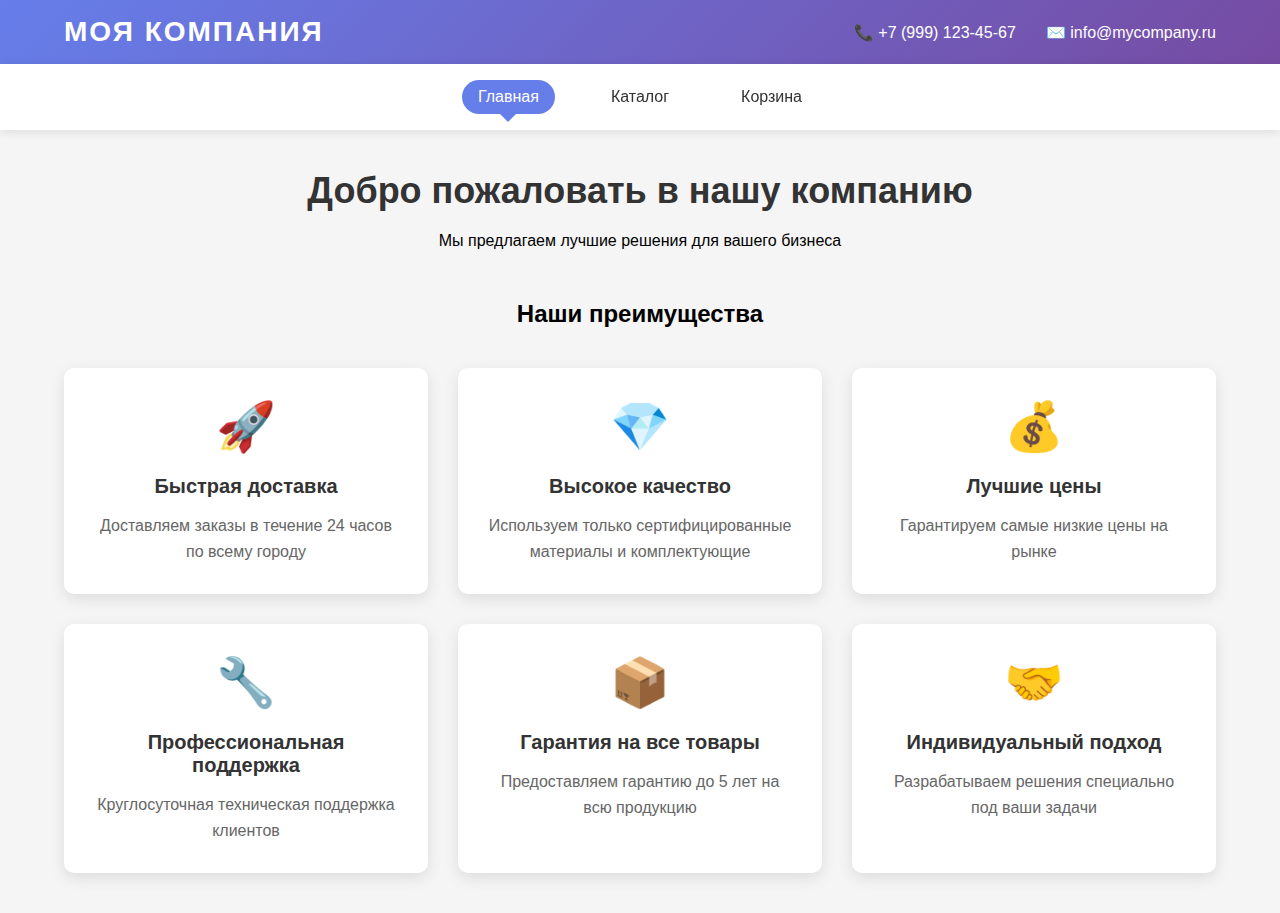
<file: deepseek_html_20260223_a106d9.html>
<!DOCTYPE html>
<html lang="ru">
<head>
    <meta charset="UTF-8">
    <meta name="viewport" content="width=device-width, initial-scale=1.0">
    <title>Моя компания - Каталог</title>
    <style>
        * {
            margin: 0;
            padding: 0;
            box-sizing: border-box;
            font-family: 'Segoe UI', Tahoma, Geneva, Verdana, sans-serif;
        }

        body {
            background-color: #f5f5f5;
        }

        /* Шапка с логотипом и контактами */
        header {
            background: linear-gradient(135deg, #667eea 0%, #764ba2 100%);
            color: white;
            padding: 1rem 5%;
            display: flex;
            justify-content: space-between;
            align-items: center;
            flex-wrap: wrap;
            gap: 20px;
        }

        .logo {
            font-size: 28px;
            font-weight: bold;
            letter-spacing: 2px;
        }

        .contacts {
            display: flex;
            gap: 30px;
            flex-wrap: wrap;
        }

        .contact-item {
            display: flex;
            align-items: center;
            gap: 8px;
        }

        .contact-item i {
            font-size: 20px;
        }

        /* Навигация */
        .navigation {
            background: white;
            padding: 1rem 5%;
            box-shadow: 0 2px 10px rgba(0,0,0,0.1);
            position: sticky;
            top: 0;
            z-index: 100;
        }

        .nav-links {
            display: flex;
            gap: 40px;
            justify-content: center;
            position: relative;
        }

        .nav-links a {
            text-decoration: none;
            color: #333;
            font-weight: 500;
            padding: 8px 16px;
            border-radius: 20px;
            transition: all 0.3s ease;
            position: relative;
        }

        .nav-links a:hover {
            background: #f0f0f0;
        }

        .nav-links a.active {
            background: #667eea;
            color: white;
        }

        .nav-links a.active::after {
            content: '';
            position: absolute;
            bottom: -8px;
            left: 50%;
            transform: translateX(-50%);
            width: 0;
            height: 0;
            border-left: 8px solid transparent;
            border-right: 8px solid transparent;
            border-top: 8px solid #667eea;
        }

        /* Основной контент */
        .page {
            display: none;
            min-height: calc(100vh - 200px);
            padding: 40px 5%;
        }

        .page.active-page {
            display: block;
        }

        /* Главная страница */
        .hero {
            text-align: center;
            margin-bottom: 50px;
        }

        .hero h1 {
            font-size: 36px;
            color: #333;
            margin-bottom: 20px;
        }

        .advantages {
            display: grid;
            grid-template-columns: repeat(auto-fit, minmax(300px, 1fr));
            gap: 30px;
            margin-top: 40px;
        }

        .advantage-card {
            background: white;
            padding: 30px;
            border-radius: 10px;
            box-shadow: 0 5px 15px rgba(0,0,0,0.1);
            text-align: center;
            transition: transform 0.3s ease;
        }

        .advantage-card:hover {
            transform: translateY(-5px);
        }

        .advantage-icon {
            font-size: 48px;
            margin-bottom: 20px;
        }

        .advantage-card h3 {
            color: #333;
            margin-bottom: 15px;
            font-size: 20px;
        }

        .advantage-card p {
            color: #666;
            line-height: 1.6;
        }

        /* Каталог */
        .catalog-header {
            display: flex;
            justify-content: space-between;
            align-items: center;
            margin-bottom: 30px;
        }

        .cart-info {
            background: #667eea;
            color: white;
            padding: 10px 20px;
            border-radius: 25px;
            font-weight: bold;
            cursor: pointer;
            transition: background 0.3s ease;
        }

        .cart-info:hover {
            background: #764ba2;
        }

        .products-grid {
            display: grid;
            grid-template-columns: repeat(5, 1fr);
            gap: 20px;
            margin-top: 20px;
        }

        .product-card {
            background: white;
            border-radius: 10px;
            padding: 15px;
            box-shadow: 0 3px 10px rgba(0,0,0,0.1);
            cursor: pointer;
            transition: all 0.3s ease;
            position: relative;
        }

        .product-card:hover {
            transform: scale(1.02);
            box-shadow: 0 5px 20px rgba(102, 126, 234, 0.3);
        }

        .product-image {
            width: 100%;
            height: 150px;
            background: linear-gradient(135deg, #667eea 0%, #764ba2 100%);
            border-radius: 8px;
            margin-bottom: 10px;
            display: flex;
            align-items: center;
            justify-content: center;
            color: white;
            font-size: 24px;
        }

        .product-name {
            font-weight: bold;
            margin-bottom: 5px;
            color: #333;
        }

        .product-price {
            color: #667eea;
            font-weight: bold;
            font-size: 18px;
        }

        /* Модальное окно */
        .modal {
            display: none;
            position: fixed;
            top: 0;
            left: 0;
            width: 100%;
            height: 100%;
            background: rgba(0,0,0,0.5);
            z-index: 1000;
            justify-content: center;
            align-items: center;
        }

        .modal.active {
            display: flex;
        }

        .modal-content {
            background: white;
            padding: 30px;
            border-radius: 15px;
            max-width: 500px;
            width: 90%;
            position: relative;
            animation: slideIn 0.3s ease;
        }

        @keyframes slideIn {
            from {
                transform: translateY(-50px);
                opacity: 0;
            }
            to {
                transform: translateY(0);
                opacity: 1;
            }
        }

        .close-modal {
            position: absolute;
            top: 15px;
            right: 20px;
            font-size: 24px;
            cursor: pointer;
            color: #999;
            transition: color 0.3s ease;
        }

        .close-modal:hover {
            color: #333;
        }

        .modal-product-image {
            width: 100%;
            height: 200px;
            background: linear-gradient(135deg, #667eea 0%, #764ba2 100%);
            border-radius: 10px;
            margin-bottom: 20px;
            display: flex;
            align-items: center;
            justify-content: center;
            color: white;
            font-size: 32px;
        }

        .modal-product-name {
            font-size: 24px;
            color: #333;
            margin-bottom: 10px;
        }

        .modal-product-price {
            font-size: 20px;
            color: #667eea;
            font-weight: bold;
            margin-bottom: 15px;
        }

        .modal-product-specs {
            margin: 20px 0;
            padding: 15px;
            background: #f5f5f5;
            border-radius: 8px;
        }

        .modal-product-specs h4 {
            color: #333;
            margin-bottom: 10px;
        }

        .modal-product-specs ul {
            list-style: none;
        }

        .modal-product-specs li {
            padding: 5px 0;
            color: #666;
            border-bottom: 1px solid #ddd;
        }

        .modal-product-specs li:last-child {
            border-bottom: none;
        }

        .modal-product-description {
            color: #666;
            line-height: 1.6;
            margin-bottom: 20px;
        }

        .add-to-cart-btn {
            width: 100%;
            padding: 15px;
            background: linear-gradient(135deg, #667eea 0%, #764ba2 100%);
            color: white;
            border: none;
            border-radius: 8px;
            font-size: 16px;
            font-weight: bold;
            cursor: pointer;
            transition: transform 0.3s ease;
        }

        .add-to-cart-btn:hover {
            transform: scale(1.02);
        }

        /* Корзина */
        .cart-items {
            display: flex;
            flex-direction: column;
            gap: 15px;
            margin-bottom: 30px;
        }

        .cart-item {
            background: white;
            padding: 20px;
            border-radius: 10px;
            display: flex;
            justify-content: space-between;
            align-items: center;
            box-shadow: 0 3px 10px rgba(0,0,0,0.1);
        }

        .cart-item-info h3 {
            color: #333;
            margin-bottom: 5px;
        }

        .cart-item-price {
            color: #667eea;
            font-weight: bold;
        }

        .remove-from-cart {
            background: #ff4757;
            color: white;
            border: none;
            padding: 8px 16px;
            border-radius: 5px;
            cursor: pointer;
            transition: background 0.3s ease;
        }

        .remove-from-cart:hover {
            background: #ff6b81;
        }

        .order-form {
            background: white;
            padding: 30px;
            border-radius: 10px;
            box-shadow: 0 5px 20px rgba(0,0,0,0.1);
        }

        .order-form h2 {
            color: #333;
            margin-bottom: 20px;
        }

        .form-group {
            margin-bottom: 20px;
        }

        .form-group label {
            display: block;
            margin-bottom: 5px;
            color: #555;
            font-weight: 500;
        }

        .form-group input {
            width: 100%;
            padding: 12px;
            border: 2px solid #e0e0e0;
            border-radius: 8px;
            font-size: 16px;
            transition: border-color 0.3s ease;
        }

        .form-group input:focus {
            outline: none;
            border-color: #667eea;
        }

        .submit-order {
            width: 100%;
            padding: 15px;
            background: linear-gradient(135deg, #667eea 0%, #764ba2 100%);
            color: white;
            border: none;
            border-radius: 8px;
            font-size: 16px;
            font-weight: bold;
            cursor: pointer;
            transition: transform 0.3s ease;
        }

        .submit-order:hover {
            transform: scale(1.02);
        }

        /* Пагинация */
        .pagination {
            display: flex;
            justify-content: center;
            gap: 10px;
            margin-top: 30px;
        }

        .pagination button {
            padding: 8px 16px;
            border: none;
            background: white;
            border-radius: 5px;
            cursor: pointer;
            transition: all 0.3s ease;
        }

        .pagination button:hover {
            background: #667eea;
            color: white;
        }

        .pagination button.active {
            background: #667eea;
            color: white;
        }

        /* Адаптивность */
        @media (max-width: 1200px) {
            .products-grid {
                grid-template-columns: repeat(4, 1fr);
            }
        }

        @media (max-width: 900px) {
            .products-grid {
                grid-template-columns: repeat(3, 1fr);
            }
        }

        @media (max-width: 600px) {
            .products-grid {
                grid-template-columns: repeat(2, 1fr);
            }
            
            header {
                flex-direction: column;
                text-align: center;
            }
            
            .contacts {
                justify-content: center;
            }
        }
    </style>
</head>
<body>
    <!-- Шапка с логотипом и контактами -->
    <header>
        <div class="logo">МОЯ КОМПАНИЯ</div>
        <div class="contacts">
            <div class="contact-item">
                📞 +7 (999) 123-45-67
            </div>
            <div class="contact-item">
                ✉️ info@mycompany.ru
            </div>
        </div>
    </header>

    <!-- Навигация -->
    <nav class="navigation">
        <div class="nav-links">
            <a href="#" class="nav-link active" data-page="home">Главная</a>
            <a href="#" class="nav-link" data-page="catalog">Каталог</a>
            <a href="#" class="nav-link" data-page="cart">Корзина</a>
        </div>
    </nav>

    <!-- Главная страница -->
    <div id="home" class="page active-page">
        <div class="hero">
            <h1>Добро пожаловать в нашу компанию</h1>
            <p>Мы предлагаем лучшие решения для вашего бизнеса</p>
        </div>

        <h2 style="text-align: center; margin-bottom: 30px;">Наши преимущества</h2>
        
        <div class="advantages">
            <div class="advantage-card">
                <div class="advantage-icon">🚀</div>
                <h3>Быстрая доставка</h3>
                <p>Доставляем заказы в течение 24 часов по всему городу</p>
            </div>
            <div class="advantage-card">
                <div class="advantage-icon">💎</div>
                <h3>Высокое качество</h3>
                <p>Используем только сертифицированные материалы и комплектующие</p>
            </div>
            <div class="advantage-card">
                <div class="advantage-icon">💰</div>
                <h3>Лучшие цены</h3>
                <p>Гарантируем самые низкие цены на рынке</p>
            </div>
            <div class="advantage-card">
                <div class="advantage-icon">🔧</div>
                <h3>Профессиональная поддержка</h3>
                <p>Круглосуточная техническая поддержка клиентов</p>
            </div>
            <div class="advantage-card">
                <div class="advantage-icon">📦</div>
                <h3>Гарантия на все товары</h3>
                <p>Предоставляем гарантию до 5 лет на всю продукцию</p>
            </div>
            <div class="advantage-card">
                <div class="advantage-icon">🤝</div>
                <h3>Индивидуальный подход</h3>
                <p>Разрабатываем решения специально под ваши задачи</p>
            </div>
        </div>
    </div>

    <!-- Страница каталога -->
    <div id="catalog" class="page">
        <div class="catalog-header">
            <h1>Каталог товаров</h1>
            <div class="cart-info" onclick="switchPage('cart')">
                🛒 Корзина: <span id="cart-count">0</span> товаров
            </div>
        </div>

        <div class="products-grid" id="products-grid">
            <!-- Товары будут добавлены через JavaScript -->
        </div>

        <div class="pagination" id="pagination">
            <!-- Пагинация будет добавлена через JavaScript -->
        </div>
    </div>

    <!-- Страница корзины -->
    <div id="cart" class="page">
        <h1 style="margin-bottom: 30px;">Корзина</h1>
        
        <div class="cart-items" id="cart-items">
            <!-- Товары в корзине будут отображаться здесь -->
        </div>

        <div class="order-form">
            <h2>Оформить заявку</h2>
            <form id="order-form" onsubmit="submitOrder(event)">
                <div class="form-group">
                    <label for="company">Название компании</label>
                    <input type="text" id="company" required placeholder="ООО 'Моя компания'">
                </div>
                <div class="form-group">
                    <label for="email">Email</label>
                    <input type="email" id="email" required placeholder="company@mail.ru">
                </div>
                <div class="form-group">
                    <label for="phone">Номер телефона</label>
                    <input type="tel" id="phone" required placeholder="+7 (999) 123-45-67">
                </div>
                <button type="submit" class="submit-order">Отправить заявку</button>
            </form>
        </div>
    </div>

    <!-- Модальное окно товара -->
    <div class="modal" id="product-modal">
        <div class="modal-content">
            <span class="close-modal" onclick="closeModal()">&times;</span>
            <div class="modal-product-image" id="modal-image">📦</div>
            <h2 class="modal-product-name" id="modal-name">Название товара</h2>
            <div class="modal-product-price" id="modal-price">1000 ₽</div>
            
            <div class="modal-product-specs">
                <h4>Характеристики:</h4>
                <ul id="modal-specs">
                    <li>Характеристика 1: Значение</li>
                    <li>Характеристика 2: Значение</li>
                    <li>Характеристика 3: Значение</li>
                </ul>
            </div>
            
            <div class="modal-product-description" id="modal-description">
                Подробное описание товара будет здесь
            </div>
            
            <button class="add-to-cart-btn" onclick="addToCartFromModal()">Добавить в корзину</button>
        </div>
    </div>

    <script>
        // Состояние приложения
        let currentPage = 'home';
        let currentProductPage = 1;
        const productsPerPage = 10;
        let cart = [];
        let currentModalProduct = null;

        // Генерация тестовых товаров
        const products = [];
        for (let i = 1; i <= 50; i++) {
            products.push({
                id: i,
                name: `Товар ${i}`,
                price: Math.floor(Math.random() * 5000) + 1000,
                specs: [
                    `Производитель: Бренд ${Math.floor(Math.random() * 5) + 1}`,
                    `Вес: ${Math.floor(Math.random() * 10) + 1} кг`,
                    `Цвет: ${['Красный', 'Синий', 'Зеленый', 'Черный', 'Белый'][Math.floor(Math.random() * 5)]}`,
                    `Гарантия: ${Math.floor(Math.random() * 3) + 1} года`
                ],
                description: `Подробное описание товара ${i}. Это качественный продукт, который отвечает всем современным требованиям и стандартам. Идеально подходит для решения ваших задач.`
            });
        }

        // Загрузка корзины из localStorage
        function loadCart() {
            const savedCart = localStorage.getItem('cart');
            if (savedCart) {
                cart = JSON.parse(savedCart);
            }
            updateCartCount();
            if (currentPage === 'cart') {
                displayCart();
            }
        }

        // Сохранение корзины в localStorage
        function saveCart() {
            localStorage.setItem('cart', JSON.stringify(cart));
            updateCartCount();
        }

        // Обновление счетчика корзины
        function updateCartCount() {
            document.getElementById('cart-count').textContent = cart.length;
        }

        // Переключение страниц
        function switchPage(pageId) {
            // Обновление активной страницы
            document.querySelectorAll('.page').forEach(page => {
                page.classList.remove('active-page');
            });
            document.getElementById(pageId).classList.add('active-page');
            
            // Обновление активной ссылки в навигации
            document.querySelectorAll('.nav-link').forEach(link => {
                link.classList.remove('active');
                if (link.dataset.page === pageId) {
                    link.classList.add('active');
                }
            });
            
            currentPage = pageId;
            
            // Загрузка соответствующего контента
            if (pageId === 'catalog') {
                displayProducts();
            } else if (pageId === 'cart') {
                displayCart();
            }
        }

        // Отображение товаров на странице каталога
        function displayProducts() {
            const grid = document.getElementById('products-grid');
            const start = (currentProductPage - 1) * productsPerPage;
            const end = start + productsPerPage;
            const pageProducts = products.slice(start, end);
            
            grid.innerHTML = '';
            pageProducts.forEach(product => {
                const card = document.createElement('div');
                card.className = 'product-card';
                card.onclick = () => openModal(product);
                card.innerHTML = `
                    <div class="product-image">📦</div>
                    <div class="product-name">${product.name}</div>
                    <div class="product-price">${product.price} ₽</div>
                `;
                grid.appendChild(card);
            });
            
            displayPagination();
        }

        // Отображение пагинации
        function displayPagination() {
            const totalPages = Math.ceil(products.length / productsPerPage);
            const pagination = document.getElementById('pagination');
            
            pagination.innerHTML = '';
            for (let i = 1; i <= totalPages; i++) {
                const button = document.createElement('button');
                button.textContent = i;
                button.className = i === currentProductPage ? 'active' : '';
                button.onclick = () => {
                    currentProductPage = i;
                    displayProducts();
                };
                pagination.appendChild(button);
            }
        }

        // Открытие модального окна с товаром
        function openModal(product) {
            currentModalProduct = product;
            document.getElementById('modal-name').textContent = product.name;
            document.getElementById('modal-price').textContent = `${product.price} ₽`;
            
            const specsList = document.getElementById('modal-specs');
            specsList.innerHTML = '';
            product.specs.forEach(spec => {
                const li = document.createElement('li');
                li.textContent = spec;
                specsList.appendChild(li);
            });
            
            document.getElementById('modal-description').textContent = product.description;
            document.getElementById('product-modal').classList.add('active');
        }

        // Закрытие модального окна
        function closeModal() {
            document.getElementById('product-modal').classList.remove('active');
        }

        // Добавление товара в корзину из модального окна
        function addToCartFromModal() {
            if (currentModalProduct) {
                cart.push(currentModalProduct);
                saveCart();
                closeModal();
                alert('Товар добавлен в корзину!');
            }
        }

        // Отображение корзины
        function displayCart() {
            const cartItems = document.getElementById('cart-items');
            
            if (cart.length === 0) {
                cartItems.innerHTML = '<p style="text-align: center; color: #666;">Корзина пуста</p>';
                return;
            }
            
            cartItems.innerHTML = '';
            cart.forEach((item, index) => {
                const cartItem = document.createElement('div');
                cartItem.className = 'cart-item';
                cartItem.innerHTML = `
                    <div class="cart-item-info">
                        <h3>${item.name}</h3>
                        <div class="cart-item-price">${item.price} ₽</div>
                    </div>
                    <button class="remove-from-cart" onclick="removeFromCart(${index})">Удалить</button>
                `;
                cartItems.appendChild(cartItem);
            });
        }

        // Удаление товара из корзины
        function removeFromCart(index) {
            cart.splice(index, 1);
            saveCart();
            displayCart();
        }

        // Отправка заявки
        function submitOrder(event) {
            event.preventDefault();
            
            if (cart.length === 0) {
                alert('Корзина пуста!');
                return;
            }
            
            const company = document.getElementById('company').value;
            const email = document.getElementById('email').value;
            const phone = document.getElementById('phone').value;
            
            // Здесь можно добавить отправку данных на сервер
            console.log('Заявка отправлена:', {
                company,
                email,
                phone,
                items: cart
            });
            
            alert('Спасибо! Ваша заявка отправлена. Мы свяжемся с вами в ближайшее время.');
            
            // Очистка корзины
            cart = [];
            saveCart();
            document.getElementById('order-form').reset();
            displayCart();
        }

        // Обработка кликов по навигации
        document.querySelectorAll('.nav-link').forEach(link => {
            link.addEventListener('click', (e) => {
                e.preventDefault();
                switchPage(link.dataset.page);
            });
        });

        // Закрытие модального окна при клике вне его
        window.onclick = function(event) {
            const modal = document.getElementById('product-modal');
            if (event.target === modal) {
                closeModal();
            }
        };

        // Инициализация
        loadCart();
        displayProducts();
    </script>
</body>
</html>
</file>
